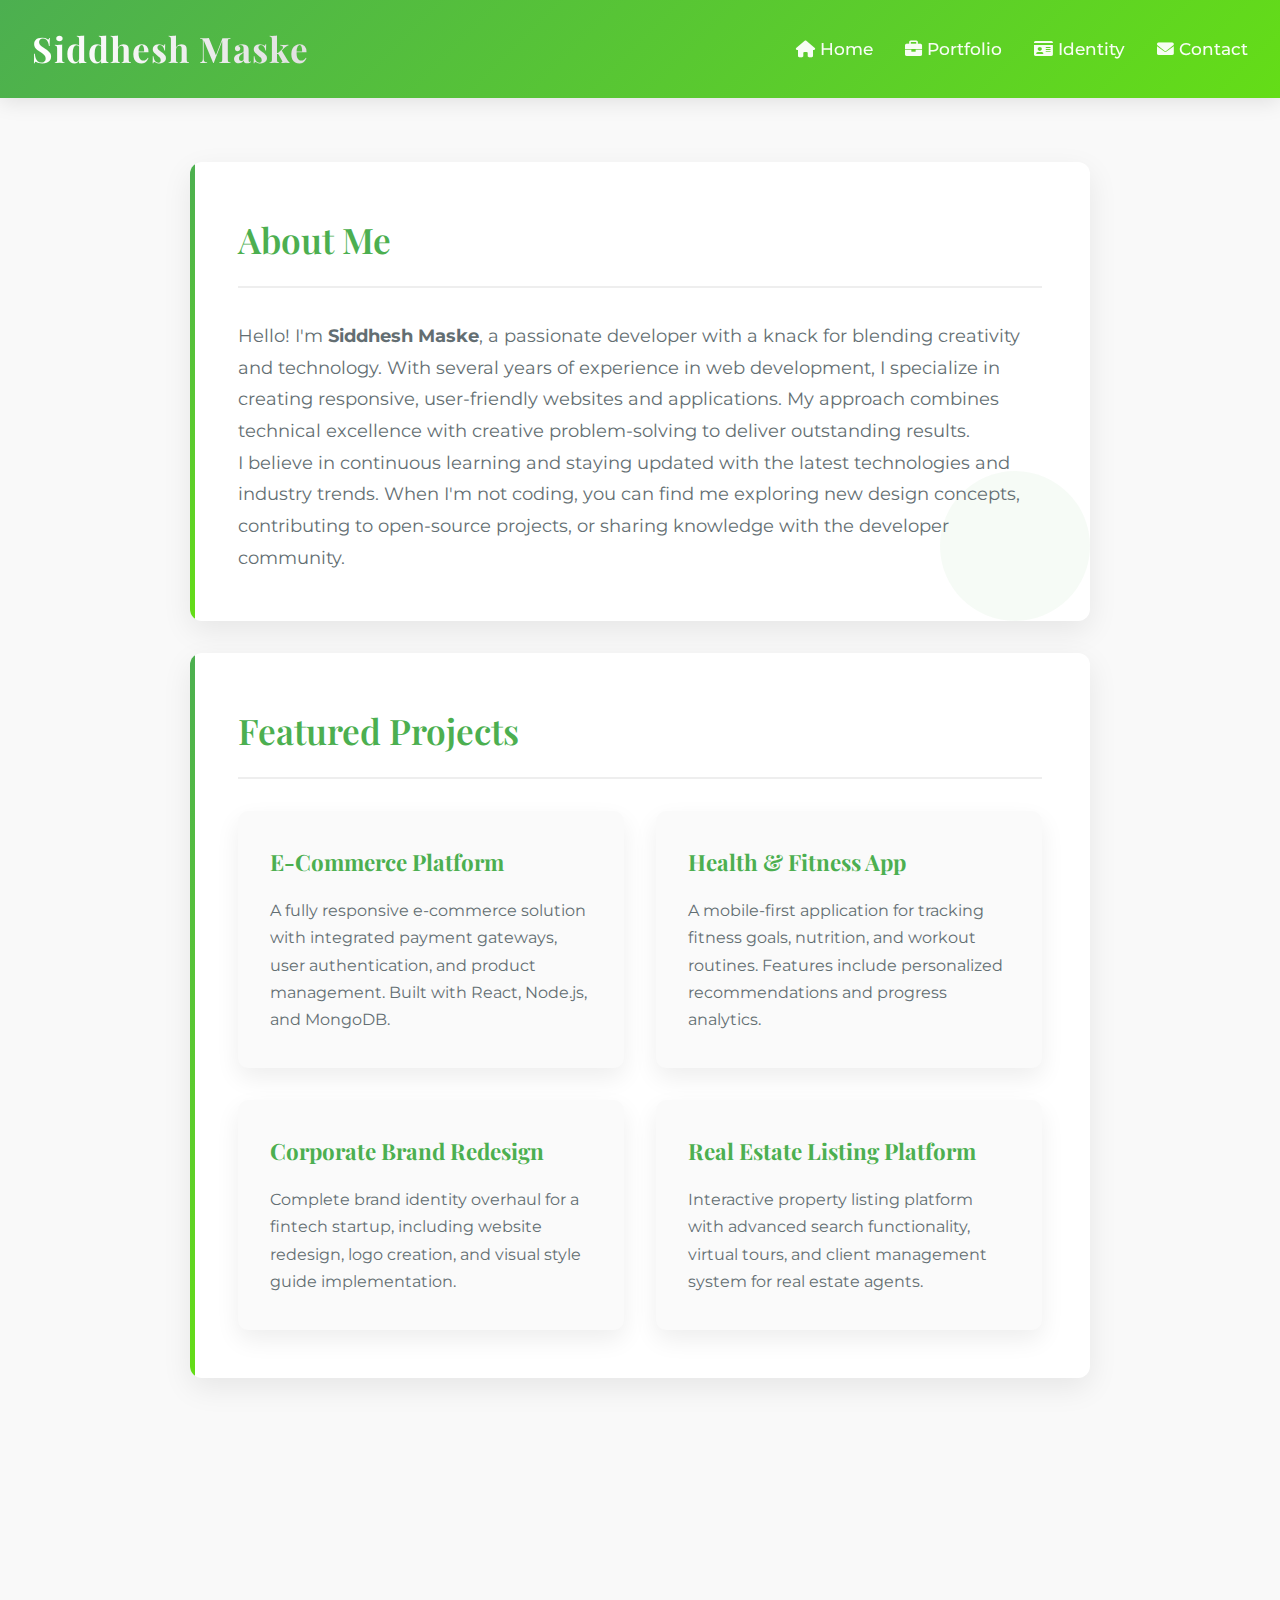
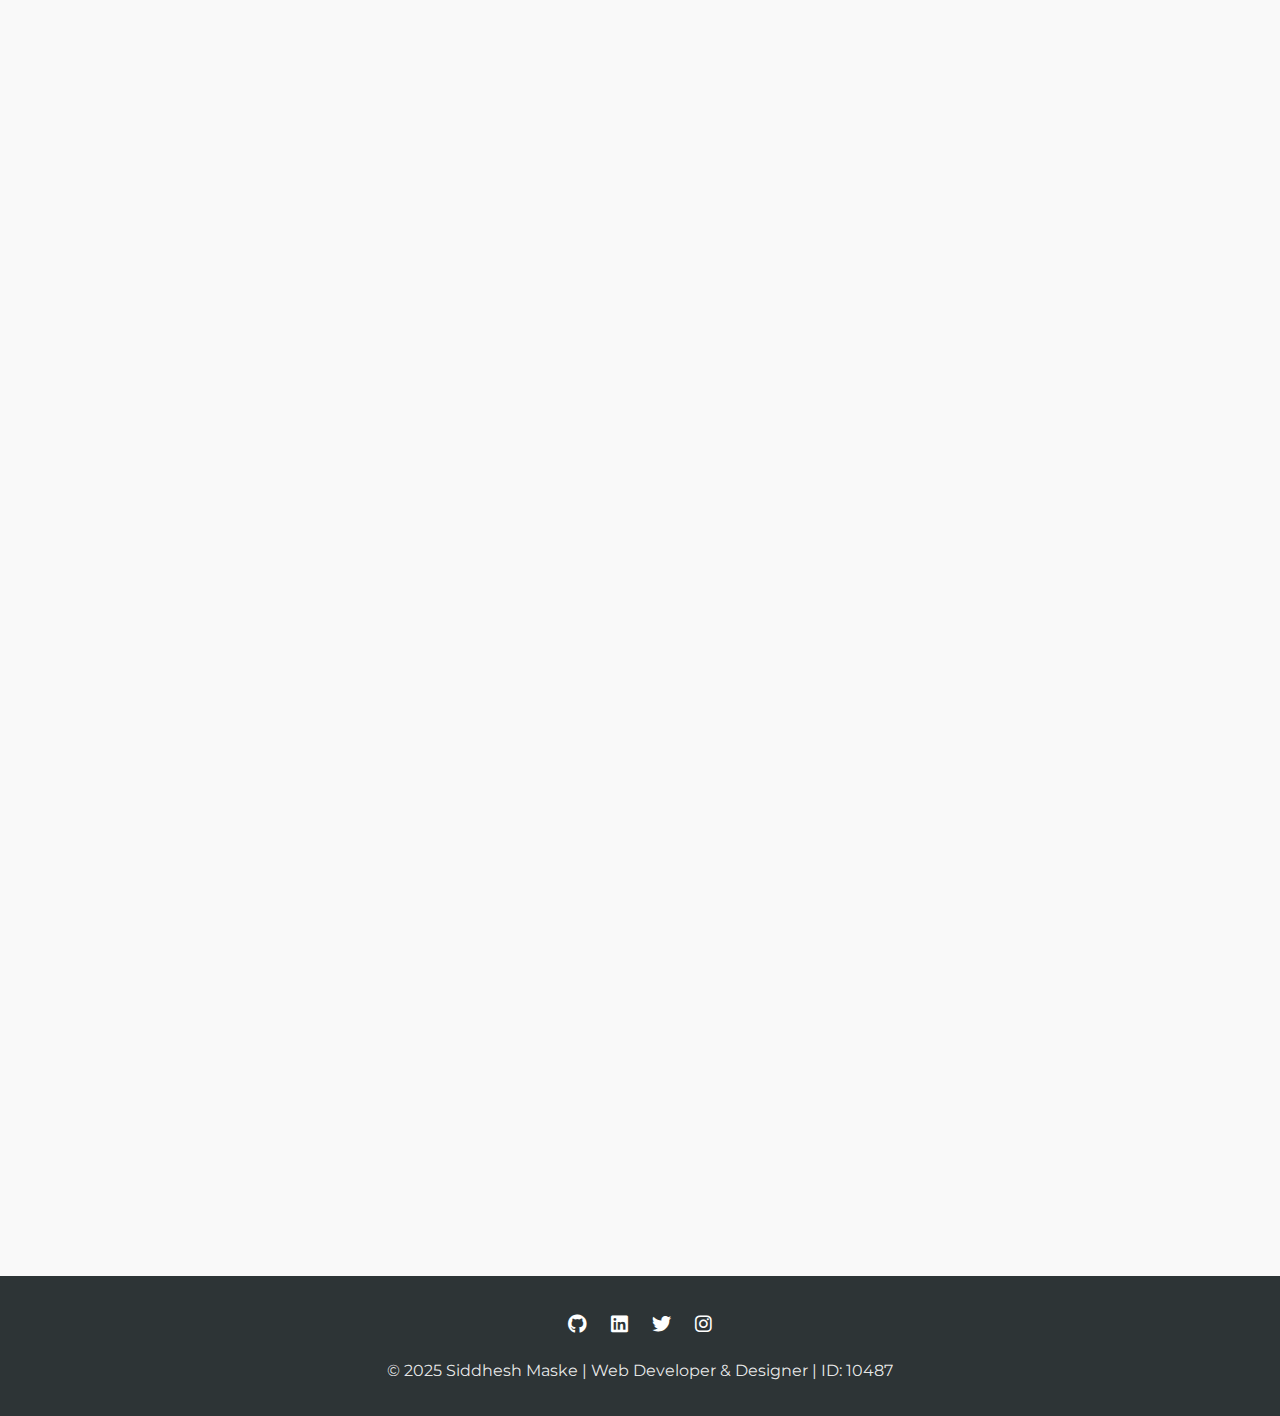
<file: index.html>
<!DOCTYPE html>
<html lang="en">
  <head>
    <meta charset="UTF-8" />
    <meta name="viewport" content="width=device-width, initial-scale=1.0" />
    <title>Siddhesh Maske | Professional Portfolio</title>
    <link rel="stylesheet" href="styles.css" />
    <link rel="stylesheet" href="https://cdnjs.cloudflare.com/ajax/libs/font-awesome/6.0.0/css/all.min.css" />
    <meta name="description" content="Professional portfolio of Siddhesh Maske - Web Developer and Designer" />
  </head>
  <body>
    <header>
      <h1>Siddhesh Maske</h1>
      <nav>
        <ul>
          <li><a href="index.html"><i class="fas fa-home"></i> Home</a></li>
          <li><a href="portfolio.html"><i class="fas fa-briefcase"></i> Portfolio</a></li>
          <li><a href="identity.html"><i class="fas fa-id-card"></i> Identity</a></li>
          <li><a href="#contact"><i class="fas fa-envelope"></i> Contact</a></li>
        </ul>
      </nav>
    </header>

    <main>
      <!-- About Section -->
      <section id="about">
        <h2>About Me</h2>
        <p>
          Hello! I'm <strong>Siddhesh Maske</strong>, a passionate developer with a knack for blending 
          creativity and technology. With several years of experience in web development, 
          I specialize in creating responsive, user-friendly websites and applications. 
          My approach combines technical excellence with creative problem-solving to deliver 
          outstanding results.
        </p>
        <p>
          I believe in continuous learning and staying updated with the latest technologies 
          and industry trends. When I'm not coding, you can find me exploring new design 
          concepts, contributing to open-source projects, or sharing knowledge with the 
          developer community.
        </p>
      </section>

      <!-- Portfolio Section -->
      <section id="portfolio">
        <h2>Featured Projects</h2>
        <div class="portfolio-container">
          <div class="portfolio-item">
            <h3>E-Commerce Platform</h3>
            <p>A fully responsive e-commerce solution with integrated payment gateways, user authentication, and product management. Built with React, Node.js, and MongoDB.</p>
          </div>
          <div class="portfolio-item">
            <h3>Health & Fitness App</h3>
            <p>A mobile-first application for tracking fitness goals, nutrition, and workout routines. Features include personalized recommendations and progress analytics.</p>
          </div>
          <div class="portfolio-item">
            <h3>Corporate Brand Redesign</h3>
            <p>Complete brand identity overhaul for a fintech startup, including website redesign, logo creation, and visual style guide implementation.</p>
          </div>
          <div class="portfolio-item">
            <h3>Real Estate Listing Platform</h3>
            <p>Interactive property listing platform with advanced search functionality, virtual tours, and client management system for real estate agents.</p>
          </div>
        </div>
      </section>

      <!-- Identity Section -->
      <section id="identity">
        <h2>Professional Identity</h2>
        <div class="identity-content">
          <div class="identity-info">
            <h3>Technical Expertise</h3>
            <div class="skill-tags">
              <span class="skill-tag">HTML</span>
              <span class="skill-tag">CSS</span>
              <span class="skill-tag">JavaScript</span>
              <span class="skill-tag">React</span>
              <span class="skill-tag">Node.js</span>
              <span class="skill-tag">Python</span>
              <span class="skill-tag">MongoDB</span>
              <span class="skill-tag">SQL</span>
              <span class="skill-tag">Git</span>
            </div>
          </div>
          <div class="identity-info">
            <h3>Creative Skills</h3>
            <div class="skill-tags">
              <span class="skill-tag">UI/UX Design</span>
              <span class="skill-tag">Responsive Design</span>
              <span class="skill-tag">Figma</span>
              <span class="skill-tag">Adobe XD</span>
              <span class="skill-tag">Wireframing</span>
              <span class="skill-tag">Prototyping</span>
            </div>
          </div>
        </div>
      </section>

      <!-- Contact Section -->
      <section id="contact">
        <h2>Get In Touch</h2>
        <p class="contact-intro">Have a project in mind or want to discuss potential opportunities? I'd love to hear from you!</p>
        <form id="contactForm">
          <div class="form-group">
            <label for="name"><i class="fas fa-user"></i> Full Name:</label>
            <input type="text" id="name" name="name" placeholder="Your name" required />
          </div>

          <div class="form-group">
            <label for="mobile"><i class="fas fa-phone"></i> Mobile Number:</label>
            <input type="tel" id="mobile" name="mobile" placeholder="Your contact number" required />
          </div>

          <div class="form-group">
            <label for="email"><i class="fas fa-envelope"></i> Email Address:</label>
            <input type="email" id="email" name="email" placeholder="Your email" required />
          </div>

          <div class="form-group">
            <label for="message"><i class="fas fa-comment"></i> Your Message:</label>
            <textarea id="message" name="message" rows="5" placeholder="Tell me about your project or inquiry..." required></textarea>
          </div>

          <button type="submit" class="submit-btn">Send Message <i class="fas fa-paper-plane"></i></button>
        </form>
        <!-- Area to display response messages -->
        <div id="formResponse"></div>
      </section>
    </main>

    <footer>
      <div class="social-links">
        <a href="#" aria-label="GitHub"><i class="fab fa-github"></i></a>
        <a href="#" aria-label="LinkedIn"><i class="fab fa-linkedin"></i></a>
        <a href="#" aria-label="Twitter"><i class="fab fa-twitter"></i></a>
        <a href="#" aria-label="Instagram"><i class="fab fa-instagram"></i></a>
      </div>
      <p>&copy; 2025 Siddhesh Maske | Web Developer & Designer | ID: 10487</p>
    </footer>

    <!-- Link to the external JavaScript file -->
    <script src="script.js"></script>
  </body>
</html>
</file>
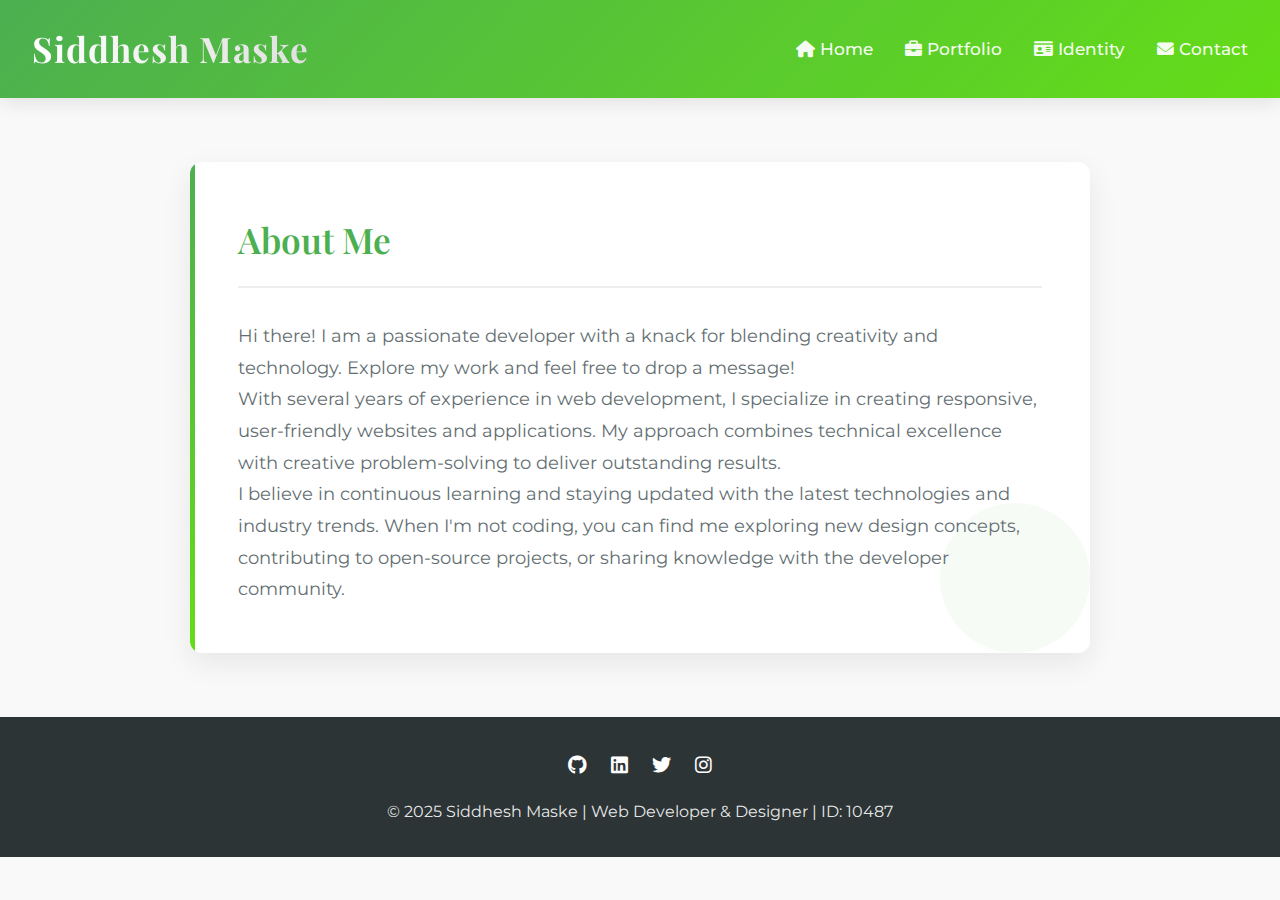
<file: about.html>
<!DOCTYPE html>
<html lang="en">
  <head>
    <meta charset="UTF-8" />
    <meta name="viewport" content="width=device-width, initial-scale=1.0" />
    <title>About Me - Siddhesh Maske Portfolio</title>
    <link rel="stylesheet" href="styles.css" />
    <link rel="stylesheet" href="https://cdnjs.cloudflare.com/ajax/libs/font-awesome/6.0.0/css/all.min.css" />
  </head>
  <body>
    <header>
      <h1>Siddhesh Maske</h1>
      <nav>
        <ul>
          <li><a href="index.html"><i class="fas fa-home"></i> Home</a></li>
          <li><a href="portfolio.html"><i class="fas fa-briefcase"></i> Portfolio</a></li>
          <li><a href="identity.html"><i class="fas fa-id-card"></i> Identity</a></li>
          <li><a href="index.html#contact"><i class="fas fa-envelope"></i> Contact</a></li>
        </ul>
      </nav>
    </header>
    <main>
      <!-- About Section -->
      <section id="about">
        <h2>About Me</h2>
        <p>
          Hi there! I am a passionate developer with a knack for blending
          creativity and technology. Explore my work and feel free to drop a
          message!
        </p>
        
        <!-- Extended about me content -->
        <p>
          With several years of experience in web development, I specialize in creating 
          responsive, user-friendly websites and applications. My approach combines 
          technical excellence with creative problem-solving to deliver outstanding results.
        </p>
        
        <p>
          I believe in continuous learning and staying updated with the latest technologies 
          and industry trends. When I'm not coding, you can find me exploring new design 
          concepts, contributing to open-source projects, or sharing knowledge with the 
          developer community.
        </p>
      </section>
    </main>
    <footer>
      <div class="social-links">
        <a href="#" aria-label="GitHub"><i class="fab fa-github"></i></a>
        <a href="#" aria-label="LinkedIn"><i class="fab fa-linkedin"></i></a>
        <a href="#" aria-label="Twitter"><i class="fab fa-twitter"></i></a>
        <a href="#" aria-label="Instagram"><i class="fab fa-instagram"></i></a>
      </div>
      <p>&copy; 2025 Siddhesh Maske | Web Developer & Designer | ID: 10487</p>
    </footer>
    
    <script src="script.js"></script>
  </body>
</html>
</file>
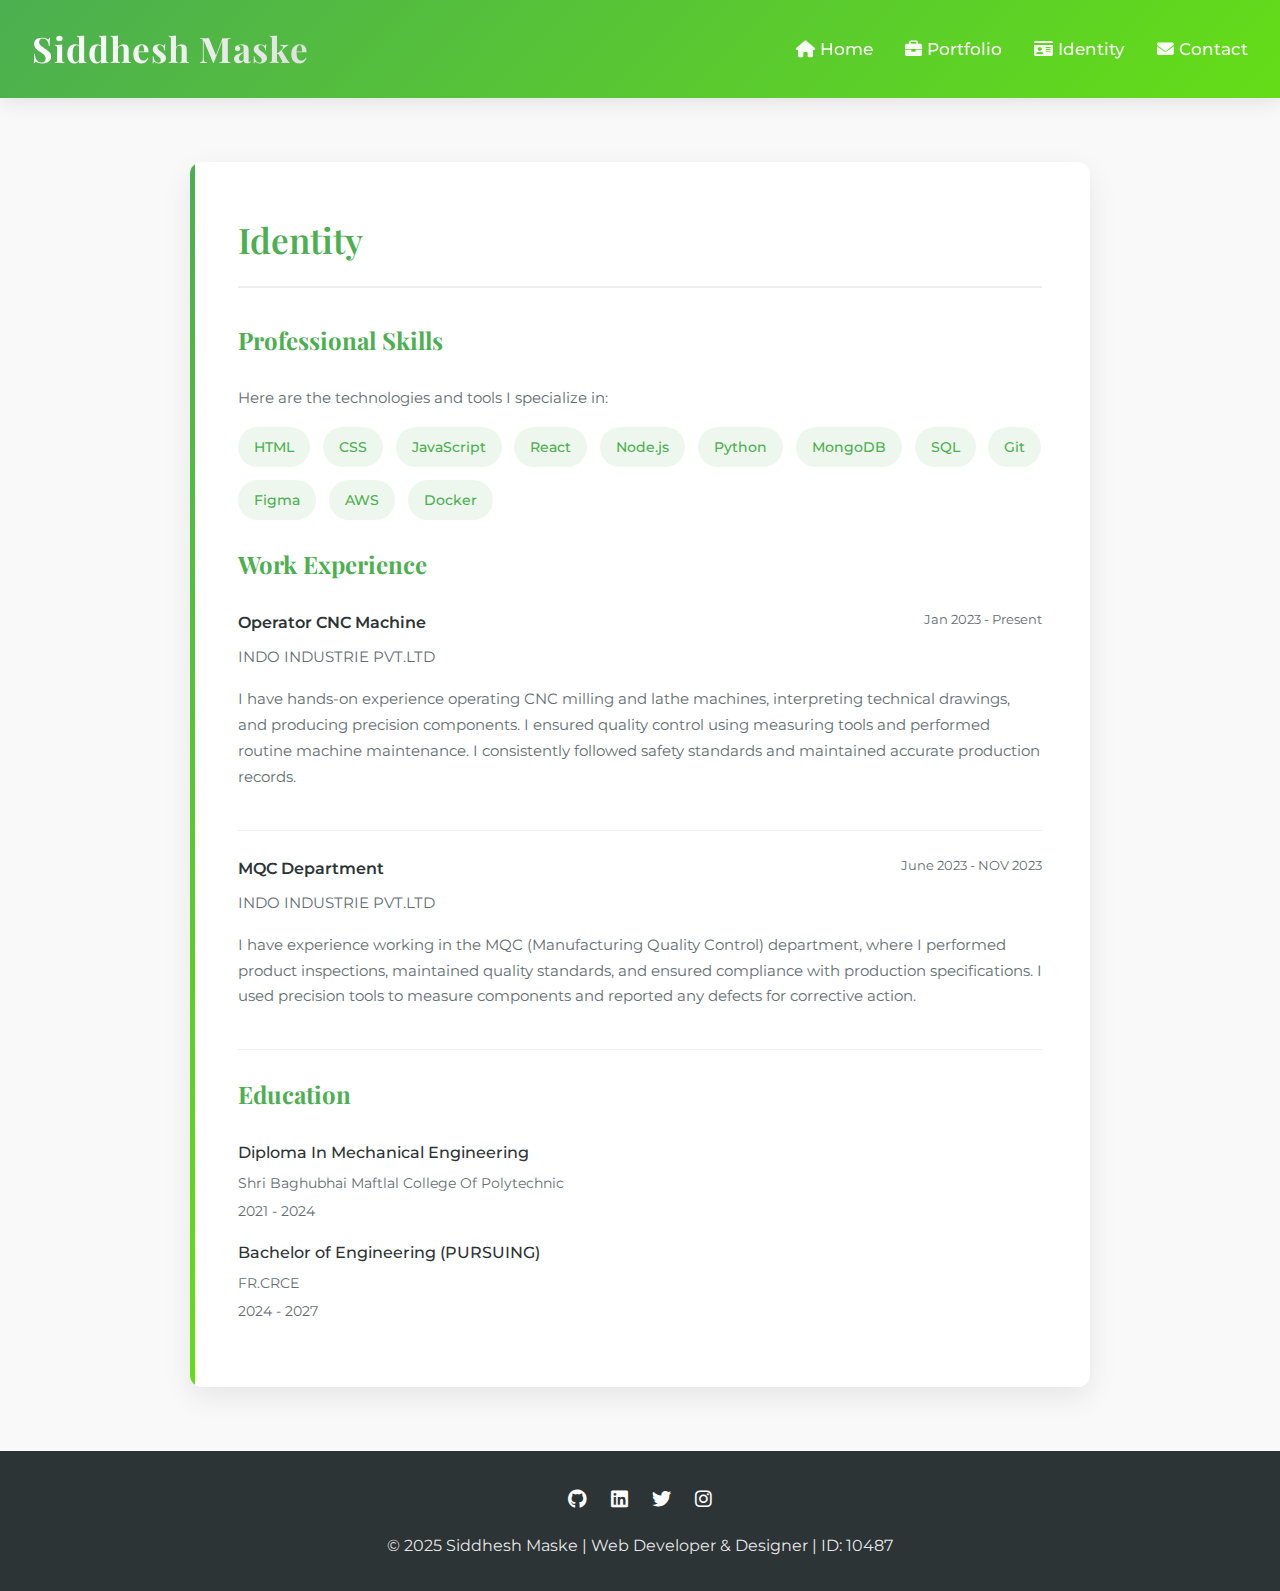
<file: identity.html>
<!DOCTYPE html>
<html lang="en">
  <head>
    <meta charset="UTF-8" />
    <meta name="viewport" content="width=device-width, initial-scale=1.0" />
    <title>Identity - Siddhesh Maske</title>
    <link rel="stylesheet" href="styles.css" />
    <link rel="stylesheet" href="https://cdnjs.cloudflare.com/ajax/libs/font-awesome/6.0.0/css/all.min.css" />
  </head>
  <body>
    <header>
      <h1>Siddhesh Maske</h1>
      <nav>
        <ul>
          <li><a href="index.html"><i class="fas fa-home"></i> Home</a></li>
          <li><a href="portfolio.html"><i class="fas fa-briefcase"></i> Portfolio</a></li>
          <li><a href="identity.html"><i class="fas fa-id-card"></i> Identity</a></li>
          <li><a href="index.html#contact"><i class="fas fa-envelope"></i> Contact</a></li>
        </ul>
      </nav>
    </header>

    <main>
      <!-- Identity Section -->
      <section id="identity">
        <h2>Identity</h2>
        <div class="identity-content">
          <div class="identity-info">
            <h3>Professional Skills</h3>
            <p>Here are the technologies and tools I specialize in:</p>
            <div class="skill-tags">
              <span class="skill-tag">HTML</span>
              <span class="skill-tag">CSS</span>
              <span class="skill-tag">JavaScript</span>
              <span class="skill-tag">React</span>
              <span class="skill-tag">Node.js</span>
              <span class="skill-tag">Python</span>
              <span class="skill-tag">MongoDB</span>
              <span class="skill-tag">SQL</span>
              <span class="skill-tag">Git</span>
              <span class="skill-tag">Figma</span>
              <span class="skill-tag">AWS</span>
              <span class="skill-tag">Docker</span>
            </div>
            
            <h3>Work Experience</h3>
            <div class="experience-item">
              <div class="experience-title">
                <h4>Operator CNC Machine</h4>
                <span>Jan 2023 - Present</span>
              </div>
              <p class="experience-company">INDO INDUSTRIE PVT.LTD</p>
              <p>I have hands-on experience operating CNC milling and lathe machines, interpreting technical drawings, and producing precision components. I ensured quality control using measuring tools and performed routine machine maintenance. I consistently followed safety standards and maintained accurate production records.</p>
            </div>
            
            <div class="experience-item">
              <div class="experience-title">
                <h4>MQC Department</h4>
                <span>June 2023 - NOV 2023</span>
              </div>
              <p class="experience-company">INDO INDUSTRIE PVT.LTD</p>
              <p>I have experience working in the MQC (Manufacturing Quality Control) department, where I performed product inspections, maintained quality standards, and ensured compliance with production specifications. I used precision tools to measure components and reported any defects for corrective action.</p>
            </div>
            
            <h3>Education</h3>
            <div class="education-item">
              <h4>Diploma In Mechanical Engineering</h4>
              <p>Shri Baghubhai Maftlal College Of Polytechnic</p>
              <p>2021 - 2024</p>
            </div>
            
            <div class="education-item">
              <h4>Bachelor of Engineering (PURSUING)</h4>
              <p>FR.CRCE</p>
              <p>2024 - 2027</p>
            </div>
          </div>
        </div>
      </section>
    </main>

    <footer>
      <div class="social-links">
        <a href="#" aria-label="GitHub"><i class="fab fa-github"></i></a>
        <a href="#" aria-label="LinkedIn"><i class="fab fa-linkedin"></i></a>
        <a href="#" aria-label="Twitter"><i class="fab fa-twitter"></i></a>
        <a href="#" aria-label="Instagram"><i class="fab fa-instagram"></i></a>
      </div>
      <p>&copy; 2025 Siddhesh Maske | Web Developer & Designer | ID: 10487</p>
    </footer>
    
    <script src="script.js"></script>
  </body>
</html>
</file>
<file: styles.css>
/* Import modern fonts */
@import url('https://fonts.googleapis.com/css2?family=Montserrat:wght@300;400;500;600;700&family=Playfair+Display:wght@400;500;600;700&display=swap');

/* CSS Reset & Base Styles */
* {
  margin: 0;
  padding: 0;
  box-sizing: border-box;
}

:root {
  --primary: #4caf50;
  --primary-dark: #3b8a3e;
  --secondary: #8bc34a;
  --accent: #64dd17;
  --dark: #2d3436;
  --light: #f9f9f9;
  --gray: #636e72;
  --success: #00b894;
  --white: #ffffff;
  --transition: all 0.3s ease;
  --box-shadow: 0 10px 30px rgba(0, 0, 0, 0.08);
  --gradient: linear-gradient(135deg, var(--primary) 0%, var(--accent) 100%);
}

body {
  font-family: 'Montserrat', sans-serif;
  background-color: var(--light);
  color: var(--dark);
  line-height: 1.7;
  overflow-x: hidden;
}

/* Scroll behavior */
html {
  scroll-behavior: smooth;
}

/* Header Styles */
header {
  background: var(--gradient);
  color: var(--white);
  padding: 1.2rem 2rem;
  position: sticky;
  top: 0;
  z-index: 1000;
  box-shadow: 0 4px 20px rgba(0, 0, 0, 0.1);
  display: flex;
  justify-content: space-between;
  align-items: center;
}

header h1 {
  margin: 0;
  font-family: 'Playfair Display', serif;
  font-size: 2.2rem;
  letter-spacing: 1px;
  font-weight: 700;
  background: linear-gradient(to right, #fff, #e0e0e0);
  -webkit-background-clip: text;
  background-clip: text;
  color: transparent;
}

header nav ul {
  list-style: none;
  padding: 0;
  display: flex;
  gap: 2rem;
}

header nav a {
  color: rgba(255, 255, 255, 0.95);
  text-decoration: none;
  font-weight: 500;
  font-size: 1.05rem;
  transition: var(--transition);
  position: relative;
}

header nav a::after {
  content: '';
  position: absolute;
  width: 0;
  height: 2px;
  bottom: -5px;
  left: 0;
  background-color: var(--white);
  transition: width 0.3s;
}

header nav a:hover::after {
  width: 100%;
}

/* Main Content Styles */
main {
  padding: 2rem 0;
  max-width: 1300px;
  margin: 0 auto;
}

/* Section Styles */
main section {
  padding: 3rem;
  margin: 2rem auto;
  max-width: 900px;
  background: var(--white);
  border-radius: 12px;
  box-shadow: var(--box-shadow);
  position: relative;
  overflow: hidden;
}

main section::before {
  content: '';
  position: absolute;
  top: 0;
  left: 0;
  width: 5px;
  height: 100%;
  background: var(--gradient);
}

h2 {
  padding-bottom: 1rem;
  font-family: 'Playfair Display', serif;
  font-size: 2.2rem;
  color: var(--primary);
  position: relative;
  margin-bottom: 2rem;
  font-weight: 600;
  border-bottom: 2px solid #eee;
}

/* About Section */
#about {
  position: relative;
}

#about::after {
  content: "";
  position: absolute;
  bottom: 0;
  right: 0;
  width: 150px;
  height: 150px;
  background-color: rgba(76, 175, 80, 0.05);
  border-radius: 50%;
  z-index: -1;
}

#about p {
  font-size: 1.1rem;
  line-height: 1.8;
  color: var(--gray);
  font-weight: 400;
}

/* Portfolio Section */
.portfolio-container {
  display: grid;
  grid-template-columns: repeat(auto-fill, minmax(330px, 1fr));
  gap: 2rem;
}

.portfolio-item {
  padding: 2rem;
  box-shadow: 0 10px 25px rgba(0, 0, 0, 0.07);
  border-radius: 10px;
  background: #fafafa;
  transition: var(--transition);
  position: relative;
  overflow: hidden;
  border-bottom: 3px solid transparent;
}

.portfolio-item:hover {
  transform: translateY(-5px);
  border-bottom: 3px solid var(--accent);
}

.portfolio-item h3 {
  color: var(--primary);
  margin-bottom: 1rem;
  font-size: 1.4rem;
  font-family: 'Playfair Display', serif;
}

.portfolio-item p {
  color: var(--gray);
  font-size: 1rem;
}

.portfolio-item img {
  width: 100%;
  height: auto;
  border-radius: 4px;
  margin-bottom: 1rem;
}

.portfolio-links {
  display: flex;
  gap: 1rem;
  margin-top: 1rem;
}

.portfolio-links a {
  display: inline-block;
  padding: 0.5rem 1rem;
  background: var(--primary);
  color: white;
  text-decoration: none;
  border-radius: 4px;
  font-size: 0.8rem;
  transition: var(--transition);
}

.portfolio-links a:hover {
  background: var(--primary-dark);
}

/* Identity Section */
.identity-content {
  display: flex;
  flex-wrap: wrap;
  gap: 2rem;
}

.identity-info {
  flex: 1;
  min-width: 250px;
}

.identity-info h3 {
  color: var(--primary);
  margin-bottom: 1.5rem;
  font-size: 1.5rem;
  font-family: 'Playfair Display', serif;
}

.identity-info p {
  color: var(--gray);
  margin-bottom: 1rem;
  font-size: 0.95rem;
}

.skill-tags {
  display: flex;
  flex-wrap: wrap;
  gap: 0.8rem;
  margin-bottom: 1.5rem;
}

.skill-tag {
  background: rgba(76, 175, 80, 0.1);
  color: var(--primary);
  padding: 0.5rem 1rem;
  border-radius: 25px;
  font-size: 0.9rem;
  font-weight: 500;
  transition: var(--transition);
}

.skill-tag:hover {
  background: var(--gradient);
  color: white;
  transform: translateY(-3px);
  box-shadow: 0 5px 15px rgba(76, 175, 80, 0.3);
}

.experience-item {
  margin-bottom: 1.5rem;
  padding-bottom: 1.5rem;
  border-bottom: 1px solid #eee;
}

.experience-item:last-child {
  border-bottom: none;
}

.experience-title {
  display: flex;
  justify-content: space-between;
  margin-bottom: 0.5rem;
}

.experience-title h4 {
  color: var(--dark);
  font-weight: 600;
}

.experience-title span {
  color: var(--gray);
  font-size: 0.8rem;
}

.experience-company {
  color: var(--primary);
  font-size: 0.9rem;
  margin-bottom: 0.5rem;
}

.education-item {
  margin-bottom: 1rem;
}

.education-item h4 {
  color: var(--dark);
  font-weight: 500;
  margin-bottom: 0.3rem;
}

.education-item p {
  color: var(--gray);
  font-size: 0.9rem;
  margin-bottom: 0.2rem;
}

/* Contact Form Styles */
#contact {
  background: white;
}

.contact-intro {
  margin-bottom: 2rem;
  font-size: 1.1rem;
  color: var(--gray);
}

.form-group {
  margin-bottom: 2rem;
  position: relative;
}

#contactForm label {
  display: block;
  margin-bottom: 0.7rem;
  font-weight: 500;
  color: var(--dark);
  font-size: 1rem;
}

#contactForm input,
#contactForm textarea {
  width: 100%;
  padding: 1rem;
  border: 1px solid #e0e0e0;
  border-radius: 8px;
  font-family: 'Montserrat', sans-serif;
  font-size: 1rem;
  transition: var(--transition);
  background-color: #f9f9f9;
}

#contactForm input:focus,
#contactForm textarea:focus {
  outline: none;
  border-color: var(--primary);
  box-shadow: 0 0 0 4px rgba(76, 175, 80, 0.1);
  background-color: white;
}

.submit-btn {
  width: 100%;
  padding: 1rem;
  background: var(--gradient);
  color: #fff;
  border: none;
  border-radius: 8px;
  cursor: pointer;
  transition: var(--transition);
  font-weight: 600;
  font-size: 1.1rem;
  box-shadow: 0 5px 15px rgba(76, 175, 80, 0.3);
}

.submit-btn:hover {
  background: linear-gradient(135deg, var(--primary-dark) 0%, var(--accent) 100%);
  transform: translateY(-3px);
  box-shadow: 0 7px 25px rgba(76, 175, 80, 0.4);
}

/* Form response message */
#formResponse {
  text-align: center;
  margin-top: 1.5rem;
  padding: 1rem;
  border-radius: 8px;
  font-weight: 500;
  display: none;
}

.success-message {
  background-color: rgba(0, 184, 148, 0.1);
  color: var(--success);
  border: 1px solid rgba(0, 184, 148, 0.2);
  display: block !important;
}

.error-message {
  background-color: rgba(139, 195, 74, 0.1);
  color: var(--secondary);
  border: 1px solid rgba(139, 195, 74, 0.2);
  display: block !important;
}

/* Footer Styles */
footer {
  text-align: center;
  padding: 2rem;
  background: var(--dark);
  color: rgba(255, 255, 255, 0.9);
  font-size: 1rem;
}

.social-links {
  display: flex;
  justify-content: center;
  gap: 1.5rem;
  margin-bottom: 1rem;
}

.social-links a {
  color: var(--white);
  font-size: 1.2rem;
  transition: var(--transition);
}

.social-links a:hover {
  color: var(--accent);
  transform: translateY(-3px);
}

/* Animations */
@keyframes fadeIn {
  from {
    opacity: 0;
    transform: translateY(20px);
  }
  to {
    opacity: 1;
    transform: translateY(0);
  }
}

/* Apply animations to sections */
main section {
  animation: fadeIn 0.8s ease forwards;
}

/* Responsive Styles */
@media screen and (max-width: 1024px) {
  main section {
    padding: 2.5rem;
    margin: 1.5rem auto;
  }
  
  .portfolio-container {
    grid-template-columns: repeat(auto-fill, minmax(280px, 1fr));
  }
}

@media screen and (max-width: 768px) {
  header {
    flex-direction: column;
    padding: 1rem;
  }
  
  header h1 {
    margin-bottom: 1rem;
    font-size: 1.8rem;
  }
  
  header nav ul {
    gap: 1rem;
  }
  
  main section {
    padding: 2rem;
    margin: 1rem auto;
  }
  
  h2 {
    font-size: 1.8rem;
  }
  
  .identity-content {
    flex-direction: column;
  }
}

@media screen and (max-width: 480px) {
  header nav ul {
    flex-wrap: wrap;
    justify-content: center;
  }
  
  main section {
    padding: 1.5rem;
    border-radius: 8px;
  }
  
  .portfolio-container {
    grid-template-columns: 1fr;
  }
  
  h2 {
    font-size: 1.6rem;
  }
  
  .submit-btn {
    font-size: 1rem;
    padding: 0.8rem;
  }
}

/* Accessibility improvements */
:focus {
  outline: 2px solid var(--primary);
  outline-offset: 2px;
}

@media (prefers-reduced-motion: reduce) {
  * {
    animation-duration: 0.01ms !important;
    animation-iteration-count: 1 !important;
    transition-duration: 0.01ms !important;
    scroll-behavior: auto !important;
  }
}

/* Print styles */
@media print {
  header, footer, #contact {
    display: none;
  }
  
  body, main section {
    background: white;
    color: black;
    box-shadow: none;
  }
  
  main section::before {
    display: none;
  }
}
</file>
